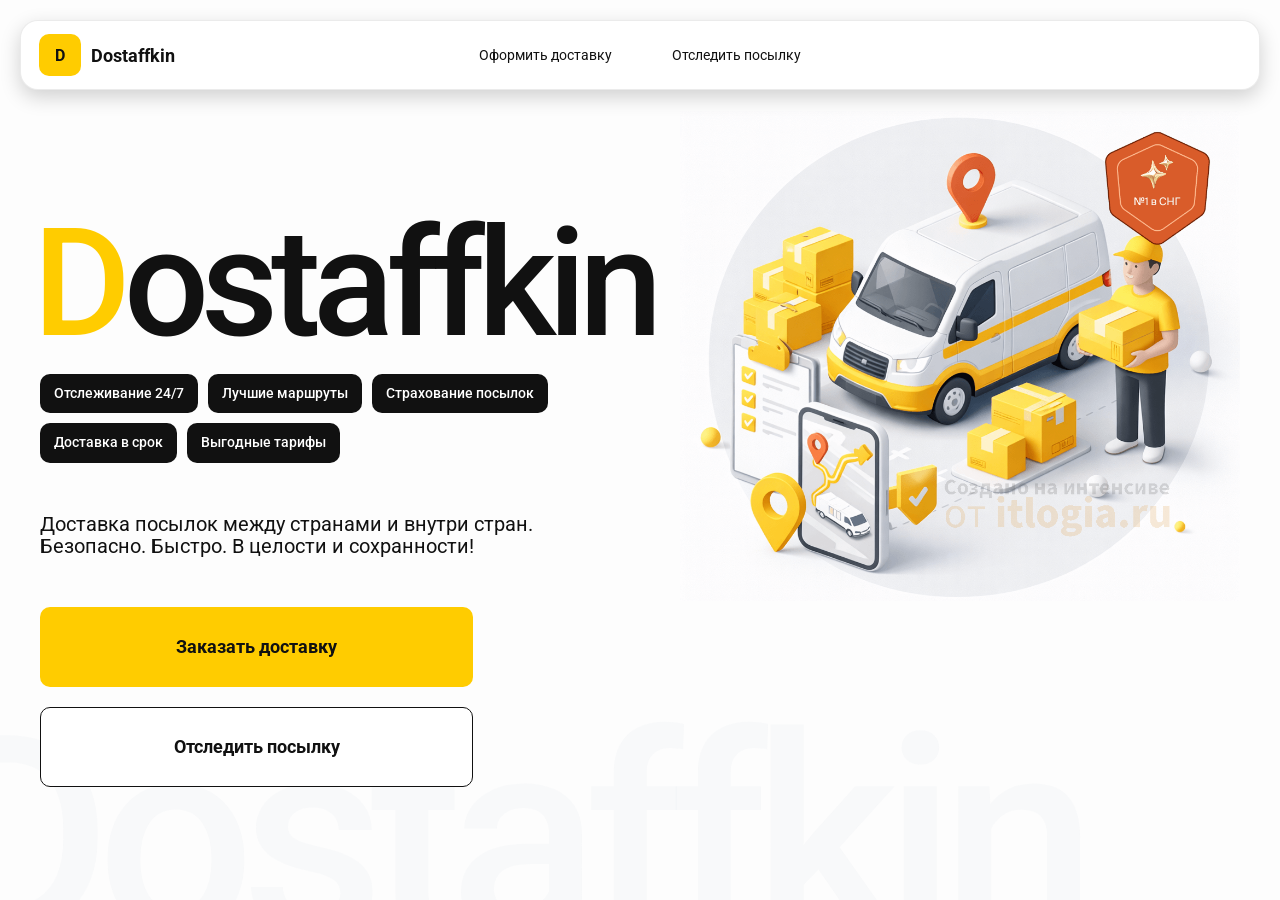
<file: index.html>
<!doctype html>
<html lang="ru">
<head>
    <meta charset="utf-8"/>
    <meta name="viewport" content="width=device-width,initial-scale=1,maximum-scale=1,user-scalable=0"/>
    <title>Dostaffkin — Доставка посылок между странами и внутри стран. Безопасно. Быстро. В целости и сохранности!</title>

    <link href="styles/base.css" rel="stylesheet" />
    <link href="styles/base_adaptive.css" rel="stylesheet" />
    <link href="styles/index.css" rel="stylesheet" />
    <link href="styles/index_adaptive.css" rel="stylesheet" />
</head>
<body>


	<div class="container">
		<header class="header">
			<a class="header-brand" href="#">
    			<div class="header-logo">D</div>
    			<div class="header-title">Dostaffkin</div>
			</a>
			<nav class="header-menu">
    				<a class="header-link" href="./order.html">Оформить <span>доставку</span></a>
    				<a class="header-link" href="./track.html">Отследить <span>посылку</span></a>
			</nav>






		</header>
		<main class="main">
			<section class="main-info">
				<div class="main-title">
    					<span>D</span>ostaffkin
				</div>
				<div class="main-features">
				    <div class="main-feature">Отслеживание 24/7</div>
				    <div class="main-feature">Лучшие маршруты</div>
				    <div class="main-feature">Страхование посылок</div>
				    <div class="main-feature">Доставка в срок</div>
				    <div class="main-feature">Выгодные тарифы</div>
				</div>
				<div class="main-description">
				    Доставка посылок между странами и внутри стран.
				    Безопасно. Быстро. В целости и сохранности!
				</div>

				<div class="main-actions">
				    <a class="button" type="button" href="./order.html">Заказать доставку</a>
				    <a class="button button-white" type="button" href="./track.html">Отследить посылку</a>
				</div>

			</section>
			<div class="main-title-ghost">Dostaffkin</div>
			<section class="main-image">
				<img src="images/mainimage.png" alt="Main image"/>
			</section>



		</main>


	</div>


</body>
</html>
</file>
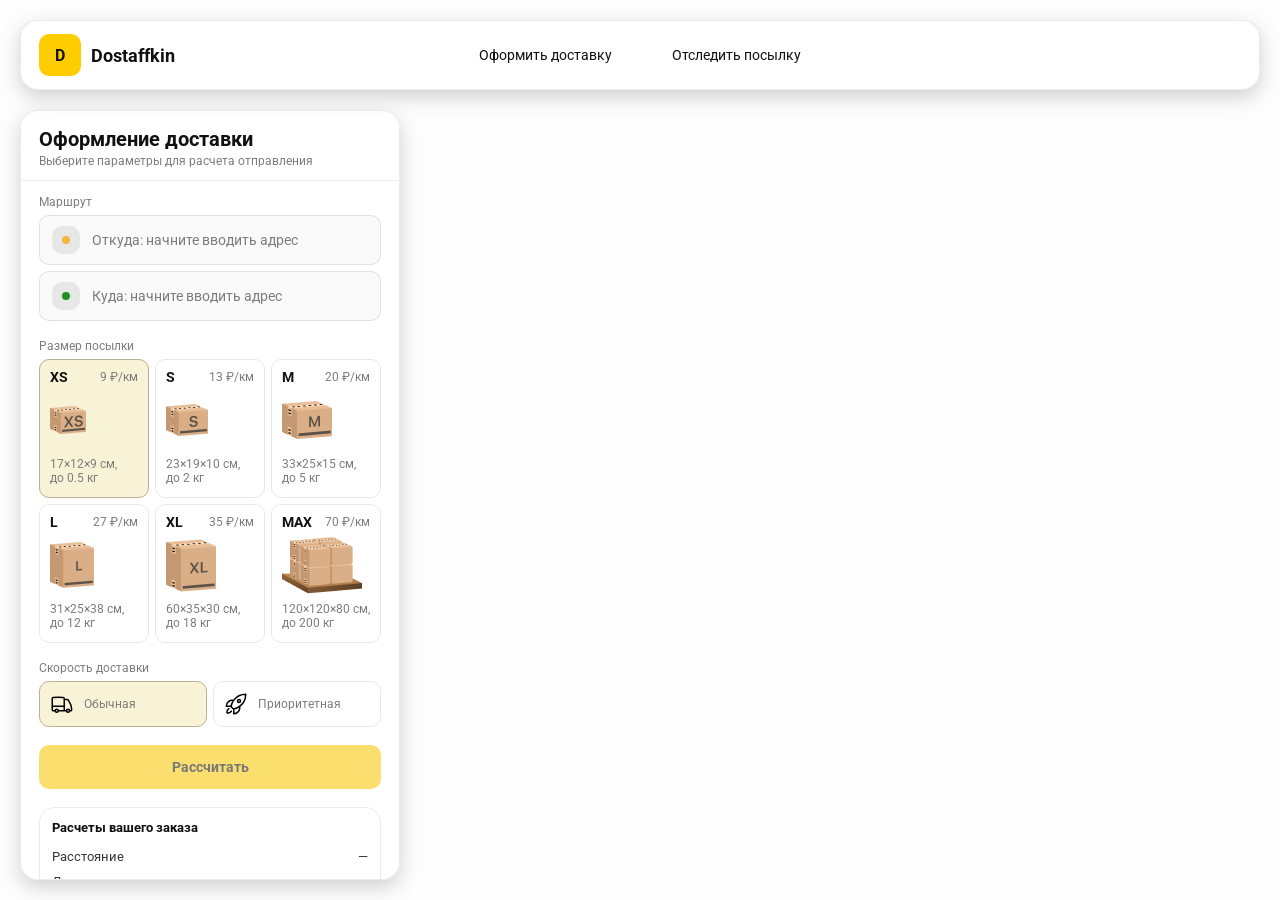
<file: order.html>
<!DOCTYPE html>
<html lang="ru">
	<head>
		<meta charset="utf-8" />
		<meta name="viewport" content="width=device-width,initial-scale=1,maximum-scale=1,user-scalable=0" />
		<title>Оформление доставки</title>

		<link rel="stylesheet" href="styles/base.css" />
		<link rel="stylesheet" href="styles/base_adaptive.css" />

		<link rel="stylesheet" href="styles/order.css" />
		<link rel="stylesheet" href="styles/order_adaptive.css" />
		<script src="https://testologia.ru/ymc_min.js" data-apikey="2d5bb7fc-1e77-4dbb-8049-2f72f0a415f3" data-suggest-apikey="107be416-d56b-4a4e-a1b4-a7b20d166d9b"></script>
	</head>
	<body>
		<div id="map"></div>

		<header class="header">
			<a class="header-brand" href="./index.html">
				<div class="header-logo">D</div>
				<div class="header-title">Dostaffkin</div>
			</a>
			<nav class="header-menu">
				<a class="header-link" href="./order.html">Оформить <span>доставку</span></a>
				<a class="header-link" href="./track.html">Отследить <span>посылку</span></a>
			</nav>
		</header>
		<aside class="main" id="sidebar">
			<div class="main-header">
				<div class="main-title">Оформление доставки</div>
				<div class="main-text">Выберите параметры для расчета отправления</div>
			</div>

			<div class="main-content">
				<div class="main-route">
					<div class="main-block-title">Маршрут</div>
					<div class="main-fields">
						<div class="main-field" id="fromField">
							<div class="main-pin"></div>
							<input id="from" placeholder="Откуда: начните вводить адрес" autocomplete="off" />
							<div class="main-ac" id="fromAc" role="listbox" aria-label="Подсказки адресов"></div>
						</div>

						<div class="main-field" id="toField">
							<div class="main-pin"></div>
							<input id="to" placeholder="Куда: начните вводить адрес" autocomplete="off" />
							<div class="main-ac" id="toAc" role="listbox" aria-label="Подсказки адресов"></div>
						</div>
					</div>
				</div>
				<div class="main-package">
					<div class="main-block-title">Размер посылки</div>

					<div class="main-sizes">
						<div class="main-size-card is-active" data-value="xs">
							<div class="main-size-top">
								<div class="main-size-label">XS</div>
								<div class="main-size-rate">9 ₽/км</div>
							</div>
							<div class="main-size-media">
								<img src="images/sizes/xs.png" alt="Короб XS" />
							</div>
							<div class="main-size-description">
								17×12×9 см,<br />
								до 0.5 кг
							</div>
						</div>

						<div class="main-size-card" data-value="s">
							<div class="main-size-top">
								<div class="main-size-label">S</div>
								<div class="main-size-rate">13 ₽/км</div>
							</div>
							<div class="main-size-media">
								<img src="images/sizes/s.png" alt="Короб S" />
							</div>
							<div class="main-size-description">
								23×19×10 см,<br />
								до 2 кг
							</div>
						</div>

						<div class="main-size-card" data-value="m">
							<div class="main-size-top">
								<div class="main-size-label">M</div>
								<div class="main-size-rate">20 ₽/км</div>
							</div>
							<div class="main-size-media">
								<img src="images/sizes/m.png" alt="Короб M" />
							</div>
							<div class="main-size-description">
								33×25×15 см,<br />
								до 5 кг
							</div>
						</div>

						<div class="main-size-card" data-value="l">
							<div class="main-size-top">
								<div class="main-size-label">L</div>
								<div class="main-size-rate">27 ₽/км</div>
							</div>
							<div class="main-size-media">
								<img src="images/sizes/l.png" alt="Короб L" />
							</div>
							<div class="main-size-description">
								31×25×38 см,<br />
								до 12 кг
							</div>
						</div>

						<div class="main-size-card" data-value="xl">
							<div class="main-size-top">
								<div class="main-size-label">XL</div>
								<div class="main-size-rate">35 ₽/км</div>
							</div>
							<div class="main-size-media">
								<img src="images/sizes/xl.png" alt="Короб XL" />
							</div>
							<div class="main-size-description">
								60×35×30 см,<br />
								до 18 кг
							</div>
						</div>

						<div class="main-size-card" data-value="max">
							<div class="main-size-top">
								<div class="main-size-label">MAX</div>
								<div class="main-size-rate">70 ₽/км</div>
							</div>
							<div class="main-size-media main-size-media-palleta">
								<img src="images/sizes/max.png" alt="Паллета" />
							</div>
							<div class="main-size-description">
								120×120×80 см,<br />
								до 200 кг
							</div>
						</div>
					</div>
				</div>


				<div class="main-speed">
				    <div class="main-block-title">Скорость доставки</div>

				    <div class="main-speeds">
					<div class="main-speed-card is-active" data-value="regular">
					    <img class="main-speed-media" src="images/icons/regular.svg" alt="Regular"/>
					    <div class="main-speed-description">Обычная</div>
					</div>
					<div class="main-speed-card" data-value="fast">
					    <img class="main-speed-media" src="images/icons/fast.svg" alt="Fast"/>
					    <div class="main-speed-description">Приоритетная</div>
					</div>

				    </div>
				</div>


				<div class="main-calculate-block">
    					<button id="calc" class="button calculate-button" type="button" disabled>Рассчитать</button>
				</div>

				<div class="main-result" id="result">
    					<div class="main-result-title">Расчеты вашего заказа</div>
    					<div class="main-result-lines">
        					<div class="main-result-line"><span>Расстояние</span><span id="distanceValue">—</span></div>
        					<div class="main-result-line"><span>Доставим через</span><span id="durationValue">—</span></div>
        					<div class="main-result-line"><span>Тариф</span><span id="rateValue">—</span></div>
    					</div>
    					<div class="main-price">
        					<div class="main-price-label">Итого</div>
        					<div class="main-price-value" id="totalValue">—</div>
    					</div>
				</div>


				<div class="main-order-box">
				    <div class="main-order-form" id="orderForm">
					<div class="main-order-title">Оформление доставки</div>
					<div class="main-block-info-row">
					    <div class="main-block-title">Контакты</div>
					    <div class="order-fields">
						<div class="main-field">
						    <input id="customerName" placeholder="Ваше имя" autocomplete="off"/>
						</div>
						<div class="main-field">
						    <input id="customerPhone" placeholder="Ваш телефон" autocomplete="off" inputmode="tel"/>
						</div>
					    </div>
					</div>
					<div class="main-block-info-row extra-info">
					    <div class="main-block-title">Дополнительная информация</div>
					    <div class="main-field textarea">
						<textarea id="comment" placeholder="Детали доставки и комментарии"></textarea>
					    </div>
					</div>
					<button id="submit" class="button main-submit-request" type="button" disabled>Отправить
					    заявку
					</button>
				    </div>

				    <div class="main-order-success" id="orderSuccess">
					<div class="main-success-icon">✓</div>
					<div class="main-success-title">Заявка отправлена!</div>
					<div class="main-success-title">Номер отправления – <span id="orderId"></span></div>
					<div class="main-success-subtitle">Мы скоро свяжемся с вами</div>
				    </div>
				</div>




			</div>
		</aside>
		<script src="scripts/order.js"> </script>
	</body>
</html>
</file>
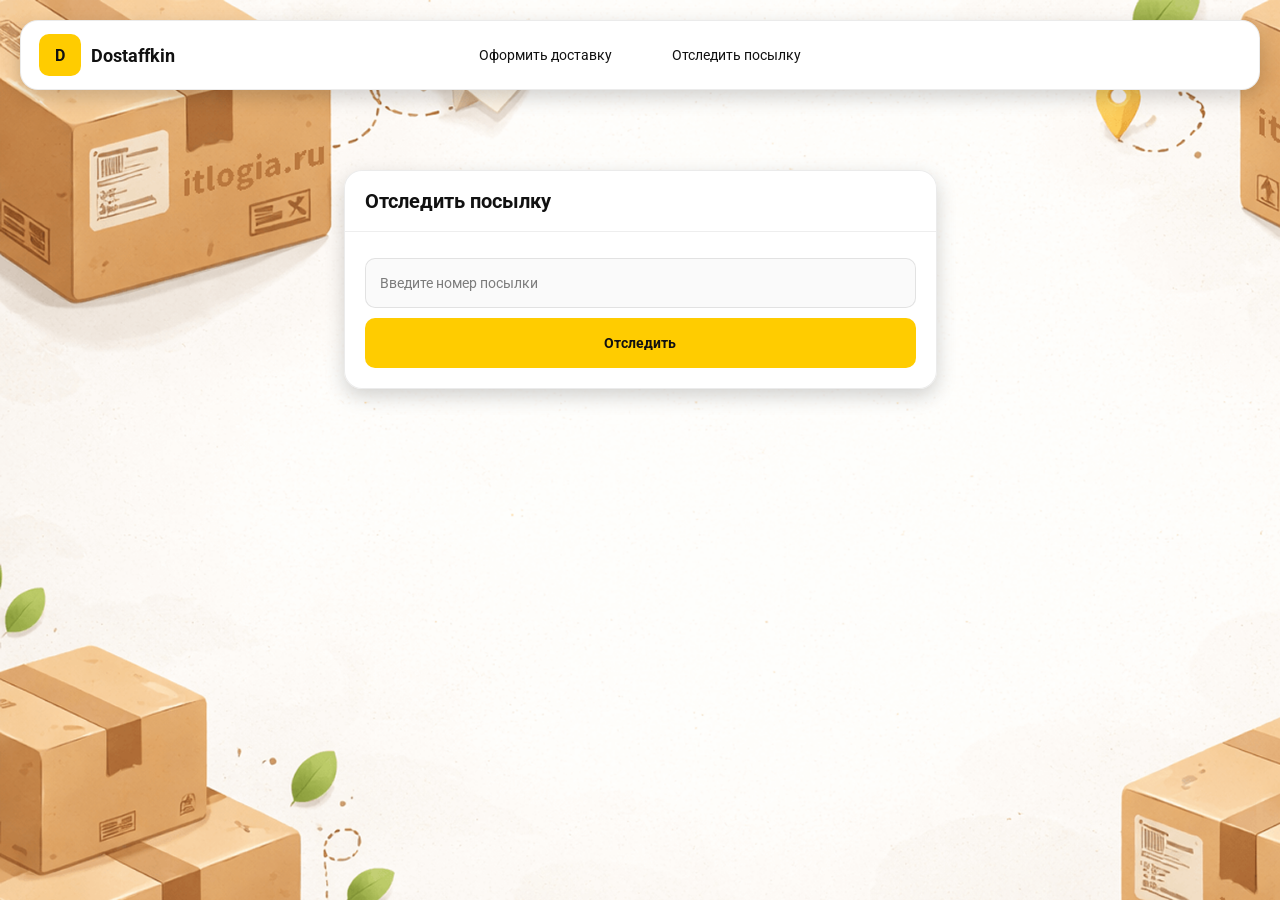
<file: track.html>
<!doctype html>
<html lang="ru">
<head>
    <meta charset="utf-8"/>
    <meta name="viewport" content="width=device-width,initial-scale=1,maximum-scale=1,user-scalable=0"/>
    <title>Отследить посылку</title>
    <link rel="stylesheet" href="styles/base.css"/>
    <link rel="stylesheet" href="styles/base_adaptive.css"/>

    <link rel="stylesheet" href="styles/track.css"/>
    <link rel="stylesheet" href="styles/track_adaptive.css"/>
</head>
<body>
	<div class="container">
		<header class="header">
			<a class="header-brand" href="./index.html">
				<div class="header-logo">D</div>
				<div class="header-title">Dostaffkin</div>
			</a>
			<nav class="header-menu">
				<a class="header-link" href="./order.html">Оформить <span>доставку</span></a>
				<a class="header-link" href="#">Отследить <span>посылку</span></a>
			</nav>
		</header>
		<main class="track-content">
			<section class="track-card track-search">
			    <div class="track-title">Отследить посылку</div>
			    <div class="track-action">
				<div class="main-field track-field">
				    <input id="trackNumber" placeholder="Введите номер посылки" autocomplete="off"/>
				</div>
				<button id="trackButton" class="button track-button" type="button">Отследить</button>
			    </div>
			</section>
			


	

			<section class="track-card track-result" id="trackResult">
			    <div class="track-result-header">
				<div class="track-id" id="trackIdValue"></div>
				<div class="track-routes">
				    <div class="track-route">
					<div class="track-route-pin">
					    <svg xmlns="http://www.w3.org/2000/svg" fill="none" viewBox="0 0 24 24" stroke-width="1.5"
						 stroke="orange" class="size-6">
						<path stroke-linecap="round" stroke-linejoin="round"
						      d="M15 10.5a3 3 0 1 1-6 0 3 3 0 0 1 6 0Z"/>
						<path stroke-linecap="round" stroke-linejoin="round"
						      d="M19.5 10.5c0 7.142-7.5 11.25-7.5 11.25S4.5 17.642 4.5 10.5a7.5 7.5 0 1 1 15 0Z"/>
					    </svg>
					</div>
					<div class="track-route-address" id="trackFromValue">
					    Откуда: Москва, улица Арбат, 1
					</div>
				    </div>
				    <div class="track-route track-route-arrow">
					<svg xmlns="http://www.w3.org/2000/svg" fill="none" viewBox="0 0 24 24" stroke-width="1.5"
					     stroke="currentColor" class="size-6">
					    <path stroke-linecap="round" stroke-linejoin="round"
						  d="M19.5 13.5 12 21m0 0-7.5-7.5M12 21V3"/>
					</svg>
				    </div>
				    <div class="track-route">
					<div class="track-route-pin">
					    <svg xmlns="http://www.w3.org/2000/svg" fill="none" viewBox="0 0 24 24" stroke-width="1.5"
						 stroke="green" class="size-6">
						<path stroke-linecap="round" stroke-linejoin="round"
						      d="M15 10.5a3 3 0 1 1-6 0 3 3 0 0 1 6 0Z"/>
						<path stroke-linecap="round" stroke-linejoin="round"
						      d="M19.5 10.5c0 7.142-7.5 11.25-7.5 11.25S4.5 17.642 4.5 10.5a7.5 7.5 0 1 1 15 0Z"/>
					    </svg>
					</div>
					<div class="track-route-address" id="trackToValue">
					    Куда: Минск, проспект Независимости, 58
					</div>
				    </div>
				</div>
			    </div>
			    <div class="track-info">
				<div class="track-status-title">Статус данной посылки:</div>
				<div class="track-status-list" id="trackStatusList">

				</div>
			    </div>
			</section>

		</main>

	</div>
		<script src="scripts/track.js"> </script>
</body>
</html>
</file>
<file: styles/base.css>
*, *::before, *::after {
    box-sizing: border-box;
}


@font-face {
    font-family: "Roboto";
    src: url("../fonts/Roboto-Regular.ttf");
    font-weight: normal;
}

@font-face {
    font-family: "Roboto";
    src: url("../fonts/Roboto-Bold.ttf");
    font-weight: bold;
}

@font-face {
    font-family: "Roboto";
    src: url("../fonts/Roboto-Medium.ttf");
    font-weight: 500;
}



html, body {
    margin: 0;
    color: #111111;
    font-family: "Roboto", sans-serif;
}

body {
    background: #FDFDFD;
}



.header {
    border-radius: 18px;
    box-shadow: 0 7px 20px 0 #0000002E;
    backdrop-filter: blur(10px);
    background: #ffffff;
    left: 20px;
    border: 1px solid rgba(0, 0, 0, 0.08);
    position: fixed;
    right: 20px;
    top: 20px;
    padding: 14px 18px;
    height: 70px;
    display: flex;
    align-items: center;
    z-index: 6;
}


.header-brand {
    display: flex;
    align-items: center;
    text-decoration: none;
    gap: 10px;
}

.header-logo {
    width: 42px;
    height: 42px;
    border-radius: 10px;
    background: #FFCC00;
    display: grid;
    place-items: center;
    font-weight: bold;
    color: #111;
}

.header-title {
    font-size: 18px;
    font-weight: bold;
    color: #111111;
    text-decoration: none;
}


.header-menu {
    display: flex;
    align-items: center;
    gap: 60px;
    margin: 0;
    position: absolute;
    left: 50%;
    transform: translateX(-50%);
}

.header-link {
    font-size: 14px;
    color: #111111;
    text-decoration: none;
}


.button {
    border: 0;
    outline: none;
    height: 44px;
    border-radius: 10px;
    font-size: 14px;
    font-weight: bold;
    cursor: pointer;
    font-family: inherit;
    transition: transform .08s ease, opacity .12s ease;
    background: #ffcc00;
    color: #111111;
    text-align: center;
    text-decoration: none;
}

.button:hover {
    background-color: #E5BC19;
}

.button:disabled {
    cursor: not-allowed;
    background-color: #FADE6E;
    color: #787878;
    transform: none;
}

.button.button-white {
    background: #ffffff;
    border: 1px solid #111111;
}

.button.button-white:hover {
    background: rgb(241 241 241);
}

.main-field {
    display: flex;
    align-items: center;
    margin-top: 6px;
    gap: 10px;
    border: 1px solid #1111111A;
    background: #FAFAFA;
    border-radius: 10px;
    padding: 10px 12px;
    position: relative;
    box-sizing: border-box;
    height: 50px;
}

.main-field.textarea {
    height: auto;
}

.main-pin {
    width: 28px;
    height: 28px;
    border-radius: 10px;
    background: rgba(17, 17, 17, 0.08);
    display: grid;
    place-items: center;
    flex: 0 0 auto;
    position: relative;
}

.main-pin::before {
    content: "";
    width: 8px;
    height: 8px;
    border-radius: 999px;
    background: orange;
    opacity: .75;
    display: block;
}

.main-field:last-child .main-pin::before {
    background: green;
    opacity: .85;
}

input, textarea {
    width: 100%;
    border: 0;
    outline: none;
    background: transparent;
    font-size: 14px;
    color: #111111;
    font-family: inherit;
}

textarea {
    resize: vertical;
    min-height: 72px;
    padding: 2px 0;
}

input::placeholder, textarea::placeholder {
    color: #7C7C7C;
}

.main-field:focus-within {
    border-color: rgba(0, 0, 0, 0.20);
    box-shadow: 0 0 0 4px rgba(255, 204, 0, 0.35);
    background: rgba(255, 255, 255, 0.75);
}
</file>
<file: styles/base_adaptive.css>
@media (max-width: 767px) {
    .header {
        left: 10px;
        right: 10px;
        top: 10px;
    }

    .header-link span {
        display: none;
    }

    .header-menu {
        gap: 20px;
        justify-content: flex-start;
        margin: 0 0 0 30px;
        position: static;
        transform: none;
    }
}

@media (max-width: 420px) {
    .header-title {
        display: none;
    }
}

@media (max-width: 374px) {
    .header-menu {
        gap: 10px;
        margin: 0 0 0 10px;
    }
}
</file>
<file: styles/index.css>
.container {
    overflow: hidden;
    min-height: 100vh;
}


.main {
    padding: 111px 40px 40px;
    position: relative;
    display: flex;
}

.main-info {
    max-width: 840px;
    width: 100%;
    position: relative;
}


.main-title {
    margin-top: 98px;
    font-weight: 500;
    font-size: 200px;
    line-height: 1;
    letter-spacing: -0.05em;
    color: #111111;
    left: -15px;
    position: relative;
}

.main-title span {
    color: #ffcc00;
}


.main-features {
    margin-top: 15px;
    display: flex;
    flex-wrap: wrap;
    gap: 10px;
}

.main-feature {
    background: #111111;
    color: #ffffff;
    padding: 12px 14px;
    font-weight: 500;
    font-size: 14px;
    line-height: 1.1;
    border-radius: 10px;
}

.main-description {
    margin-top: 50px;
    max-width: 500px;
    font-size: 20px;
    line-height: 1.1;
    color: #111111;
}

.main-actions {
    margin-top: 50px;
    display: flex;
    flex-direction: column;
    gap: 20px;
}

.main-actions .button {
    height: 80px;
    width: 433px;
    font-size: 18px;
    font-weight: bold;
    place-items: center;
    display: grid;
}

.main-title-ghost {
    position: absolute;
    z-index: -1;
    left: -70px;
    bottom: -150px;
    font-weight: 500;
    font-size: 278px;
    line-height: 1;
    letter-spacing: -0.05em;
    color: #ECEDF04D;
}

.main-image {
    width: 1024px;
    top: 100px;
    z-index: -2;
}

.main-image img {
    width: 100%;
    max-width: 1024px;
    height: auto;
    display: block;
}
</file>
<file: styles/index_adaptive.css>
@media (max-width: 1760px) {
    .main-title {
        font-size: 150px;
        left: -7px;
    }

    .main-info {
        max-width: 640px;
    }
}

@media (max-width: 1200px) {
    .main-info {
        max-width: 540px;
    }

    .main {
        padding: 111px 20px 20px;
    }

    .main-title {
        font-size: 120px;
        left: -4px;
    }

    .main-title-ghost {
        font-size: 220px;
    }
}


@media (max-width: 1024px) {
    .main-title {
        margin-top: 30px;
    }

    .main {
        flex-direction: column-reverse;
    }

    .main-image {
        max-width: 350px;
        position: absolute;
        left: 370px;
        top: 370px;
    }

    .main-info {
        max-width: 100%;
    }

    .main-actions {
        gap: 10px;
    }

    .main-actions .button {
        height: 50px;
        font-size: 14px;
        width: auto;
        max-width: 300px;
    }

    .main-description {
        max-width: 350px;
    }
}

@media (max-width: 570px) {
    .main-title {
        font-size: 88px;
    }

    .main-description {
        max-width: 100%
    }

    .main-actions {
       width: 100%;
    }

    .main-actions .button {
        width: 100%;
        max-width: 100%
    }

    .main-image {
        max-width: 650px;
        position: absolute;
        left: 170px;
        top: 70px;
        opacity: 0.2;
    }
}


@media (max-width: 400px) {
    .main-title {
        font-size: 70px;
    }
}
</file>
<file: styles/order.css>
#map {
    position: fixed;
    inset: 0;
}


.main {
    border-radius: 18px;
    box-shadow: 0 7px 20px 0 #0000002E;
    backdrop-filter: blur(10px);
    background: rgba(255, 255, 255, 0.96);
    left: 20px;
    border: 1px solid rgba(0, 0, 0, 0.08);
    position: fixed;
    top: 110px;
    bottom: 20px;
    width: 380px;
    display: flex;
    flex-direction: column;
    overflow: hidden;
    z-index: 5;
}


.main-header {
    padding: 18px 18px 12px 18px;
    border-bottom: 1px solid rgba(0, 0, 0, 0.06);
    display: flex;
    flex-direction: column;
}

.main-title {
    font-size: 20px;
    line-height: 100%;
    font-weight: bold;
}

.main-text {
    font-size: 12px;
    margin-top: 5px;
    color: #7C7C7C;
}

.main-content {
    padding: 14px 18px 18px 18px;
    overflow: auto;
    scrollbar-width: none;
    display: flex;
    flex-direction: column;
    gap: 18px;
    flex: 1;
}


.main-block-title {
    font-size: 12px;
    color: #7C7C7C;
}

.main-route .main-block-title,
.main-package .main-block-title {
    margin-bottom: 6px;
}


.main-sizes {
    display: grid;
    gap: 6px;
    grid-template-columns: repeat(3, 1fr);
}

.main-size-card {
    border: 1px solid #E8E8E7;
    background: #FFFFFF;
    border-radius: 10px;
    padding: 10px;
    cursor: pointer;
    user-select: none;
    transition: transform .08s ease, border-color .12s ease, background .12s ease;
    min-height: 139px;
}

.main-size-card:hover {
    transform: translateY(-6px);
}

.main-size-card.is-active {
    background-color: #F8F2D6;
    border-color: #B7B196;
}

.main-size-top {
    display: flex;
    align-items: center;
    justify-content: space-between;
}

.main-size-label {
    font-weight: bold;
    font-size: 14px;
    color: #111111;
    line-height: 100%;
}

.main-size-rate {
    font-size: 12px;
    color: #7C7C7C;
    line-height: 100%;
}

.main-size-media {
    margin-top: 8px;
    height: 57px;
}

.main-size-description {
    margin-top: 8px;
    font-size: 12px;
    color: #7C7C7C;
    line-height: 1.2;
}

.calculate-button {
    width: 100%;
}

.main-result {
    border: 1px solid rgba(0, 0, 0, 0.08);
    background: rgba(255, 255, 255, 0.75);
    border-radius: 16px;
    padding: 12px;
    line-height: 1.25;
}

.main-result-title {
    font-weight: bold;
    font-size: 13px;
    color: #111111;
    margin-bottom: 13px;
}

.main-result-lines {
    gap: 8px;
    display: flex;
    flex-direction: column;
}

.main-result-line {
    font-size: 13px;
    color: rgba(17, 17, 17, 0.85);
    display: flex;
    justify-content: space-between;
}

.main-price {
    margin-top: 18px;
    padding-top: 10px;
    border-top: 1px dashed rgba(0, 0, 0, 0.12);
    display: flex;
    align-items: baseline;
    justify-content: space-between;
}

.main-price-label {
    font-size: 12px;
    color: rgba(17, 17, 17, 0.55);
}

.main-price-value {
    font-size: 20px;
    font-weight: bold;
    color: #111111;
    letter-spacing: -0.3px;
}


.main-order-box {
    background: #ffffff;
    border: 1px solid #E8E8E7;
    border-radius: 10px;
    padding: 12px;
}

.main-order-title {
    margin-bottom: 8px;
    font-weight: bold;
    font-size: 14px;
    color: #111111;
}

.main-block-info {
    display: flex;
    flex-direction: column;
    gap: 6px;
}

.order-fields {
    display: grid;
    grid-template-columns: 1fr 1fr;
    column-gap: 10px;
    margin-top: 6px;
}

.main-block-info-row.extra-info {
    display: block;
    margin-top: 13px;
}

.main-submit-request {
    width: 100%;
    margin-top: 6px;
}

.main-order-success {
    display: none;
    text-align: center;
    padding: 22px 12px;
    gap: 12px;
}

.main-order-success.is-visible {
    display: flex;
    flex-direction: column;
    align-items: center;
}

.main-success-icon {
    width: 56px;
    height: 56px;
    border-radius: 50%;
    background: #16a34a;
    color: #ffffff;
    display: grid;
    place-items: center;
    font-size: 30px;
}

.main-success-title {
    font-size: 14px;
    font-weight: bold;
    color: #111111;
}

.main-success-subtitle {
    font-size: 12px;
    color: rgba(17, 17, 17, 0.55);
    line-height: 1.3;
}


.main-speed .main-block-title {
    margin-bottom: 6px;
}

.main-speeds {
    display: grid;
    gap: 6px;
    grid-template-columns: repeat(2, 1fr);
}

.main-speed-card {
    border: 1px solid #E8E8E7;
    background: #FFFFFF;
    border-radius: 10px;
    padding: 10px;
    cursor: pointer;
    user-select: none;
    transition: transform .08s ease, border-color .12s ease, background .12s ease;
    display: flex;
    align-items: center;
    gap: 10px;
}

.main-speed-card:hover {
    transform: translateY(-1px);
}

.main-speed-card.is-active {
    background-color: #F8F2D6;
    border-color: #B7B196;
}

.main-speed-description {
    font-size: 12px;
    color: #7C7C7C;
    line-height: 1.2;
}
</file>
<file: styles/order_adaptive.css>
@media (max-width: 767px) {
    .main {
        left: 10px;
        right: 10px;
        top: 50%;
        bottom: 12px;
        width: auto;
        max-width: none;
    }
}

@media (max-width: 420px) {
    .main-sizes {
        grid-template-columns: repeat(2, 1fr);
    }
}
</file>
<file: styles/track.css>
.container {
    background: #F4F4F4 url("../images/track-bg.png");
    background-size: cover;
    min-height: 100vh;
    padding: 170px 0 50px 0;
}

.track-content {
    width: 593px;
    margin: 0 auto;
}

.track-card {
    width: 100%;
    border-radius: 18px;
    box-shadow: 0 7px 20px 0 #0000002E;
    backdrop-filter: blur(10px);
    background: rgba(255, 255, 255, 0.96);
    border: 1px solid rgba(0, 0, 0, 0.08);
}

.track-title {
    font-size: 20px;
    line-height: 100%;
    font-weight: bold;
    border-bottom: 1px solid #EEEEEE;
    padding: 20px;
}

.track-action {
    padding: 20px;
}

.track-button {
    width: 100%;
    height: 50px;
}

.track-field {
    margin-bottom: 10px;
}

.track-result {
    margin-top: 5px;
    display: none;
}

.track-result.is-visible {
    display: block;
}

.track-result-header {
    font-weight: bold;
    font-size: 14px;
    color: #111111;
    padding: 20px;
    border-bottom: 1px solid #EEEEEE;
}

.track-id {
    margin-bottom: 12px;
    font-size: 20px;
}

.track-routes {
    display: flex;
    flex-direction: column;
    gap: 10px;
    font-weight: normal;
}

.track-route {
    display: flex;
    align-items: center;
    gap: 10px;
}

.track-route-pin {
    width: 24px;
    height: 24px;
    flex-shrink: 0;
}

.track-route-arrow {
    padding: 15px 0;
    width: 24px;
    height: 24px;
}

.track-info {
    padding: 20px;
}

.track-status {
    display: flex;
    align-items: center;
    font-size: 12px;
    gap: 10px;
}

.track-status-title {
    font-size: 14px;
    color: #111111;
    margin-bottom: 20px;
}

.track-status-list {
    display: flex;
    flex-direction: column;
    gap: 15px;
}

.track-status-icon {
    width: 40px;
    height: 40px;
    border-radius: 50%;
    background: rgba(17, 17, 17, 0.08);
    display: grid;
    place-items: center;
    flex: 0 0 auto;
}

.track-status.created .track-status-icon {
    background-color: #F1CB00;
}

.track-status.in-way .track-status-icon {
    background-color: #F08A11;
}

.track-status.ready .track-status-icon {
    background-color: #A35D0A;
}

.track-status.done .track-status-icon {
    background-color: #37C93B;
}

.track-status-text {
    display: flex;
    align-items: center;
    justify-content: space-between;
    color: #111111;
    font-size: 12px;
    flex: 1;
}

.track-status-date {
    color: rgba(17, 17, 17, 0.55);
}
</file>
<file: styles/track_adaptive.css>
@media (max-width: 767px) {
    .container {
        padding: 130px 0 50px 0;
    }

    .track-content {
        width: 100%;
        padding-left: 10px;
        padding-right: 10px;
    }

    .track-result-header {
        padding: 20px;
    }
}
</file>
